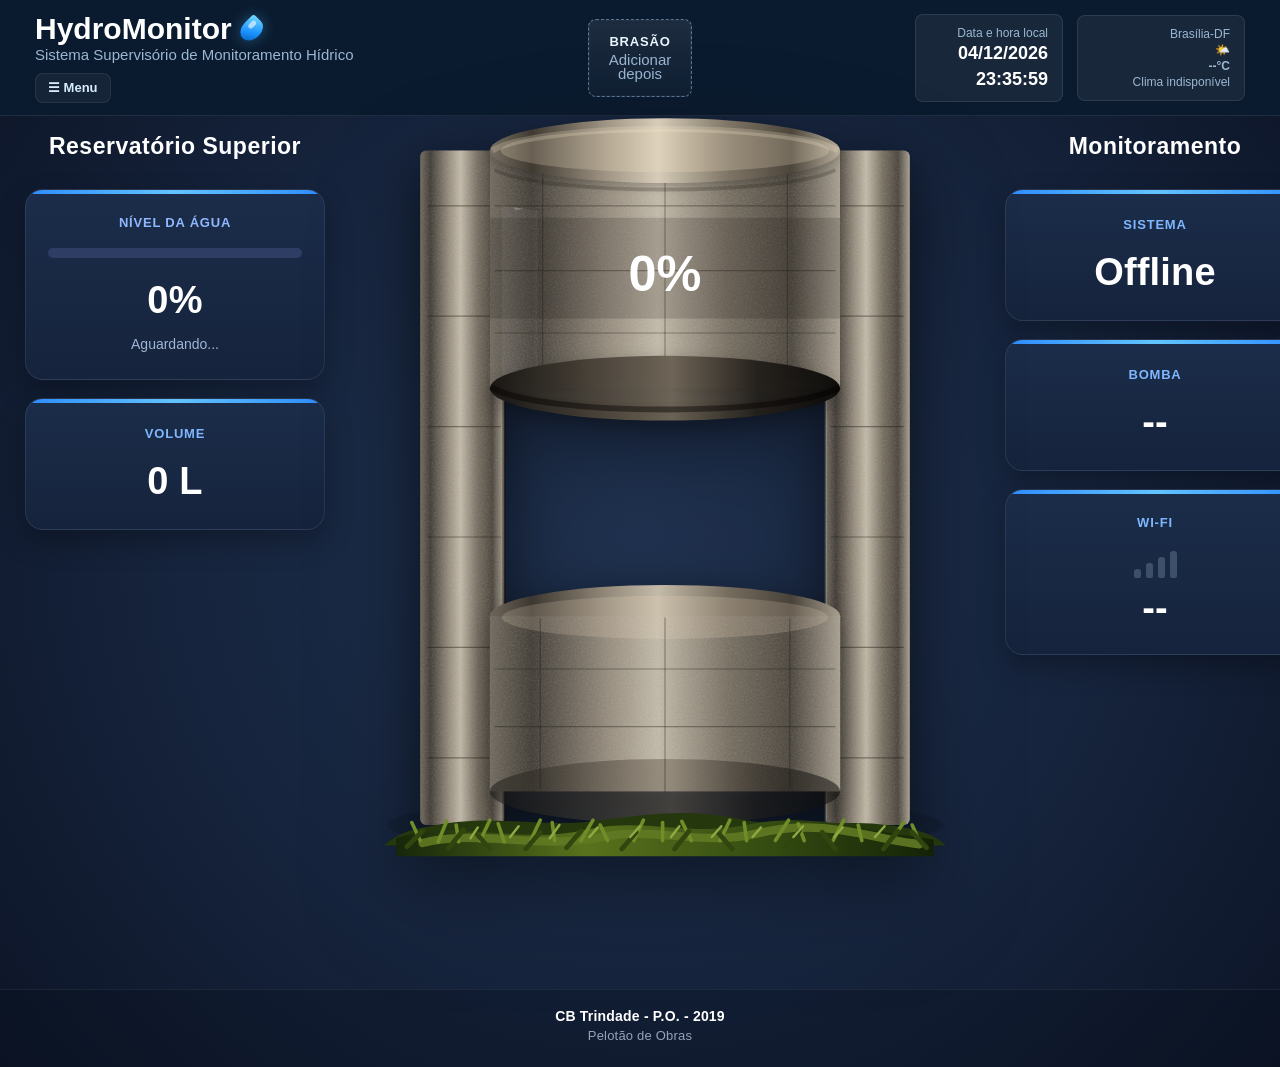
<file: painel/index.html>
﻿<!DOCTYPE html>
<html lang="pt-BR">
<head>
  <meta charset="UTF-8">
  <meta name="viewport" content="width=device-width, initial-scale=1.0">
  <title>HydroMonitor</title>
  <link rel="stylesheet" href="css/estilo.css">
</head>
<body>
<header class="topo">
  <div class="topo-esquerda">
    <div>
      <h1>HydroMonitor <span class="icone-agua" aria-hidden="true"></span></h1>
      <span>Sistema Supervisório de Monitoramento Hídrico</span>
      <details class="menu-secundario">
        <summary>☰ Menu</summary>
        <nav aria-label="Navegação secundária">
          <a class="ativo" href="index.html">Monitoramento</a>
          <a href="calibracao.html">Calibração</a>
          <a href="diagnostico.html">Diagnóstico</a>
          <a href="configuracoes.html">Configurações</a>
          <a href="historico.html">Histórico</a>
          <a href="sobre.html">Sobre</a>
        </nav>
      </details>
    </div>
  </div>
  <div class="topo-centro" aria-label="Espaço reservado para brasão">
    <div class="brasao-placeholder">
      <strong>BRASÃO</strong>
      <span>Adicionar depois</span>
    </div>
  </div>
  <div class="topo-direita">
    <div class="data-hora" aria-live="polite">
      <span>Data e hora local</span>
      <strong id="dataTexto">--/--/----</strong>
      <strong id="horaTexto">--:--:--</strong>
    </div>
    <div class="clima-card" aria-label="Clima em Brasília-DF">
      <span id="climaLocal">Brasília-DF</span>
      <strong><span id="climaEmoji" aria-hidden="true">☁️</span> <span id="climaTemperatura">--°C</span></strong>
      <small id="climaDescricao">Clima indisponível</small>
    </div>
  </div>
</header>

<main class="dashboard">
  <aside class="painel painel-esquerdo">
    <h2>Reservatório Superior</h2>
    <div class="card">
      <span class="card-titulo">NÍVEL DA ÁGUA</span>
      <div class="barra">
        <div id="barraNivel" class="barra-preenchimento"></div>
      </div>
      <span id="nivelTexto" class="valor-grande">0%</span>
      <p id="descricaoNivel" class="descricao-nivel">Aguardando...</p>
    </div>
    <div class="card">
      <h3>Volume</h3>
      <strong id="volumeTexto">0 L</strong>
    </div>
  </aside>

  <section class="painel-central">
    <svg id="torreSVG" viewBox="0 0 500 720" style="width:680px;max-width:100%;margin-top:-96px" role="img" aria-label="Torre de caixa d'água com nível do reservatório">
      <defs>
        <linearGradient id="concreto" x1="0" x2="1">
          <stop offset="0%" stop-color="#6f685c"/>
          <stop offset="12%" stop-color="#3f3a33"/>
          <stop offset="33%" stop-color="#928879"/>
          <stop offset="48%" stop-color="#c1b8a6"/>
          <stop offset="68%" stop-color="#766d5f"/>
          <stop offset="86%" stop-color="#4a443b"/>
          <stop offset="100%" stop-color="#a79e8e"/>
        </linearGradient>

        <linearGradient id="concretoEscuro" x1="0" x2="1">
          <stop offset="0%" stop-color="#1d1b18"/>
          <stop offset="30%" stop-color="#50493f"/>
          <stop offset="52%" stop-color="#756b5c"/>
          <stop offset="76%" stop-color="#2b2722"/>
          <stop offset="100%" stop-color="#11100e"/>
        </linearGradient>

        <linearGradient id="aguaGrad" x1="0" x2="1">
          <stop offset="0%" stop-color="#045d9d"/>
          <stop offset="42%" stop-color="#0b86dc"/>
          <stop offset="72%" stop-color="#0069b5"/>
          <stop offset="100%" stop-color="#053f78"/>
        </linearGradient>

        <linearGradient id="gramaGrad" x1="0" x2="1">
          <stop offset="0%" stop-color="#16260a"/>
          <stop offset="35%" stop-color="#58721c"/>
          <stop offset="70%" stop-color="#344b11"/>
          <stop offset="100%" stop-color="#132207"/>
        </linearGradient>

        <filter id="texturaConcreto" x="0%" y="0%" width="100%" height="100%">
          <feTurbulence type="fractalNoise" baseFrequency=".68" numOctaves="5" seed="17"/>
          <feColorMatrix type="saturate" values="0"/>
          <feComposite operator="in" in2="SourceAlpha"/>
          <feComponentTransfer>
            <feFuncA type="table" tableValues="0 .36"/>
          </feComponentTransfer>
        </filter>

        <clipPath id="clipAgua">
          <path d="M112 132 C152 146 348 146 388 132 L388 286 C348 302 152 302 112 286 Z"/>
        </clipPath>

        <clipPath id="clipReservatorioSuperior">
          <path d="M104 88 C104 64 396 64 396 88 L396 286 C396 310 104 310 104 286 Z"/>
        </clipPath>
      </defs>

      <ellipse cx="250" cy="650" rx="232" ry="24" fill="#05070a" opacity=".16"/>

      <g id="torreConcreto">
        <g id="colunas">
          <rect x="46" y="88" width="70" height="562" rx="5" fill="url(#concreto)"/>
          <rect x="384" y="88" width="70" height="562" rx="5" fill="url(#concreto)"/>
          <rect x="46" y="88" width="70" height="562" rx="5" filter="url(#texturaConcreto)" opacity=".52"/>
          <rect x="384" y="88" width="70" height="562" rx="5" filter="url(#texturaConcreto)" opacity=".52"/>
          <path d="M116 94 L116 648" stroke="#171411" stroke-opacity=".48" stroke-width="3"/>
          <path d="M384 94 L384 648" stroke="#f6e8cc" stroke-opacity=".18" stroke-width="2"/>
          <g stroke="#211d18" stroke-opacity=".42" stroke-width="1">
            <path d="M52 134 H113"/>
            <path d="M52 226 H113"/>
            <path d="M52 318 H113"/>
            <path d="M52 410 H113"/>
            <path d="M52 502 H113"/>
            <path d="M52 594 H113"/>
            <path d="M388 134 H449"/>
            <path d="M388 226 H449"/>
            <path d="M388 318 H449"/>
            <path d="M388 410 H449"/>
            <path d="M388 502 H449"/>
            <path d="M388 594 H449"/>
          </g>
        </g>

        <g id="reservatorioInferior">
          <ellipse cx="250" cy="476" rx="146" ry="26" fill="url(#concreto)"/>
          <rect x="104" y="476" width="292" height="146" fill="url(#concreto)"/>
          <rect x="104" y="476" width="292" height="146" filter="url(#texturaConcreto)" opacity=".55"/>
          <ellipse cx="250" cy="622" rx="146" ry="27" fill="url(#concretoEscuro)" opacity=".54"/>
          <ellipse cx="250" cy="477" rx="136" ry="18" fill="#f0dec1" opacity=".18"/>
          <g stroke="#201c17" stroke-opacity=".36" stroke-width="1">
            <path d="M108 520 H392"/>
            <path d="M108 568 H392"/>
            <path d="M146 478 V620"/>
            <path d="M250 477 V623"/>
            <path d="M354 478 V620"/>
          </g>
        </g>

        <g id="reservatorioSuperior" clip-path="url(#clipReservatorioSuperior)">
          <rect x="104" y="88" width="292" height="198" fill="url(#concreto)"/>
          <rect x="104" y="88" width="292" height="198" filter="url(#texturaConcreto)" opacity=".58"/>
          <rect x="104" y="144" width="292" height="84" fill="#15110e" opacity=".16"/>
          <g id="grupoAgua" clip-path="url(#clipAgua)">
            <rect id="agua" x="112" y="286" width="276" height="0" fill="url(#aguaGrad)"/>
            <path id="onda" d="M112 286 C135 278 158 294 181 286 S227 278 250 286 S296 294 319 286 S365 278 388 286 L388 308 L112 308 Z" fill="#b9efff" opacity=".78"/>
            <path id="reflexoAgua" d="M126 136 C150 130 174 130 198 137" fill="none" stroke="#fff" stroke-width="3" stroke-linecap="round" opacity=".2"/>
            <rect x="114" y="132" width="30" height="154" fill="#fff" opacity=".05"/>
          </g>
          <g stroke="#211c17" stroke-opacity=".34" stroke-width="1">
            <path d="M108 134 H392"/>
            <path d="M108 188 H392"/>
            <path d="M108 240 H392"/>
            <path d="M148 88 V286"/>
            <path d="M250 78 V290"/>
            <path d="M352 88 V286"/>
          </g>
        </g>

        <ellipse id="tampaSuperior" cx="250" cy="88" rx="146" ry="27" fill="url(#concreto)"/>
        <ellipse cx="250" cy="88" rx="137" ry="18" fill="#f3e2c4" opacity=".22"/>
        <path d="M106 88 C144 64 356 64 394 88" fill="none" stroke="#f7e8ca" stroke-width="5" opacity=".22"/>
        <path d="M108 104 C150 126 350 126 392 104" fill="none" stroke="#211b16" stroke-width="3" opacity=".22"/>
        <ellipse id="fundoSuperior" cx="250" cy="286" rx="146" ry="27" fill="url(#concretoEscuro)" opacity=".98"/>
        <path d="M105 285 C144 310 356 310 395 285" fill="none" stroke="#070605" stroke-width="5" opacity=".44"/>
      </g>

      <g id="acabamento">
        <text id="nivelTorreTexto" x="250" y="205" text-anchor="middle" fill="#ffffff" font-family="Segoe UI, Arial, sans-serif" font-size="42" font-weight="700">0%</text>
        <g id="gramado">
          <path d="M54 651 C106 640 142 652 188 647 C230 642 267 635 312 645 C360 655 404 642 454 653 C468 656 478 661 484 667 L16 667 C24 659 36 654 54 651 Z" fill="#25370d"/>
          <path d="M26 661 C78 645 129 667 184 654 C232 643 268 660 318 650 C376 638 424 657 474 662 L474 676 L26 676 Z" fill="url(#gramaGrad)"/>
          <path d="M48 665 C92 653 146 671 198 660 C239 651 283 668 327 657 C383 643 426 663 462 666" fill="none" stroke="#617923" stroke-width="7" stroke-linecap="round" opacity=".9"/>
          <g stroke-linecap="round">
            <path d="M46 663 L39 648 M61 664 L68 647 M78 664 L76 650 M96 663 L104 646 M116 664 L111 649 M138 663 L146 646 M158 663 L156 648 M180 663 L190 646 M202 663 L196 650 M224 663 L232 646 M248 663 L248 648 M272 663 L264 647 M296 663 L304 646 M318 663 L316 648 M342 663 L353 646 M366 663 L361 649 M390 663 L399 646 M414 663 L411 650 M438 663 L449 648 M462 664 L456 650" stroke="#6f8d29" stroke-width="3"/>
            <path d="M35 668 L48 655 M70 669 L82 654 M104 670 L92 656 M134 670 L146 656 M168 669 L180 655 M214 670 L226 656 M258 670 L270 655 M306 670 L294 656 M350 669 L362 655 M392 670 L381 656 M432 670 L444 655 M468 669 L456 656" stroke="#31460f" stroke-width="4"/>
            <path d="M88 661 L94 652 M121 660 L128 651 M154 661 L162 650 M187 660 L194 652 M221 660 L229 651 M255 660 L262 651 M289 660 L297 651 M323 660 L330 652 M357 660 L365 651 M391 660 L398 652 M425 660 L433 651" stroke="#91a944" stroke-width="2"/>
          </g>
        </g>
      </g>
    </svg>
  </section>

  <aside class="painel painel-direito">
    <h2>Monitoramento</h2>
    <div class="card">
      <h3>Sistema</h3>
      <strong id="statusTexto">---</strong>
    </div>
    <div class="card">
      <h3>Bomba</h3>
      <strong id="bombaTexto">Desligada</strong>
    </div>
    <div class="card">
      <h3>Wi-Fi</h3>
      <div id="wifiBarras" class="wifi-barras" aria-hidden="true">
        <span></span>
        <span></span>
        <span></span>
        <span></span>
      </div>
      <strong id="wifiTexto">0%</strong>
    </div>
  </aside>
</main>

<footer>
  <strong>CB Trindade - P.O. - 2019</strong>
  <span>Pelotão de Obras</span>
</footer>
<script src="js/app.js" defer></script>
<script src="js/interface.js" defer></script>
</body>
</html>
</file>
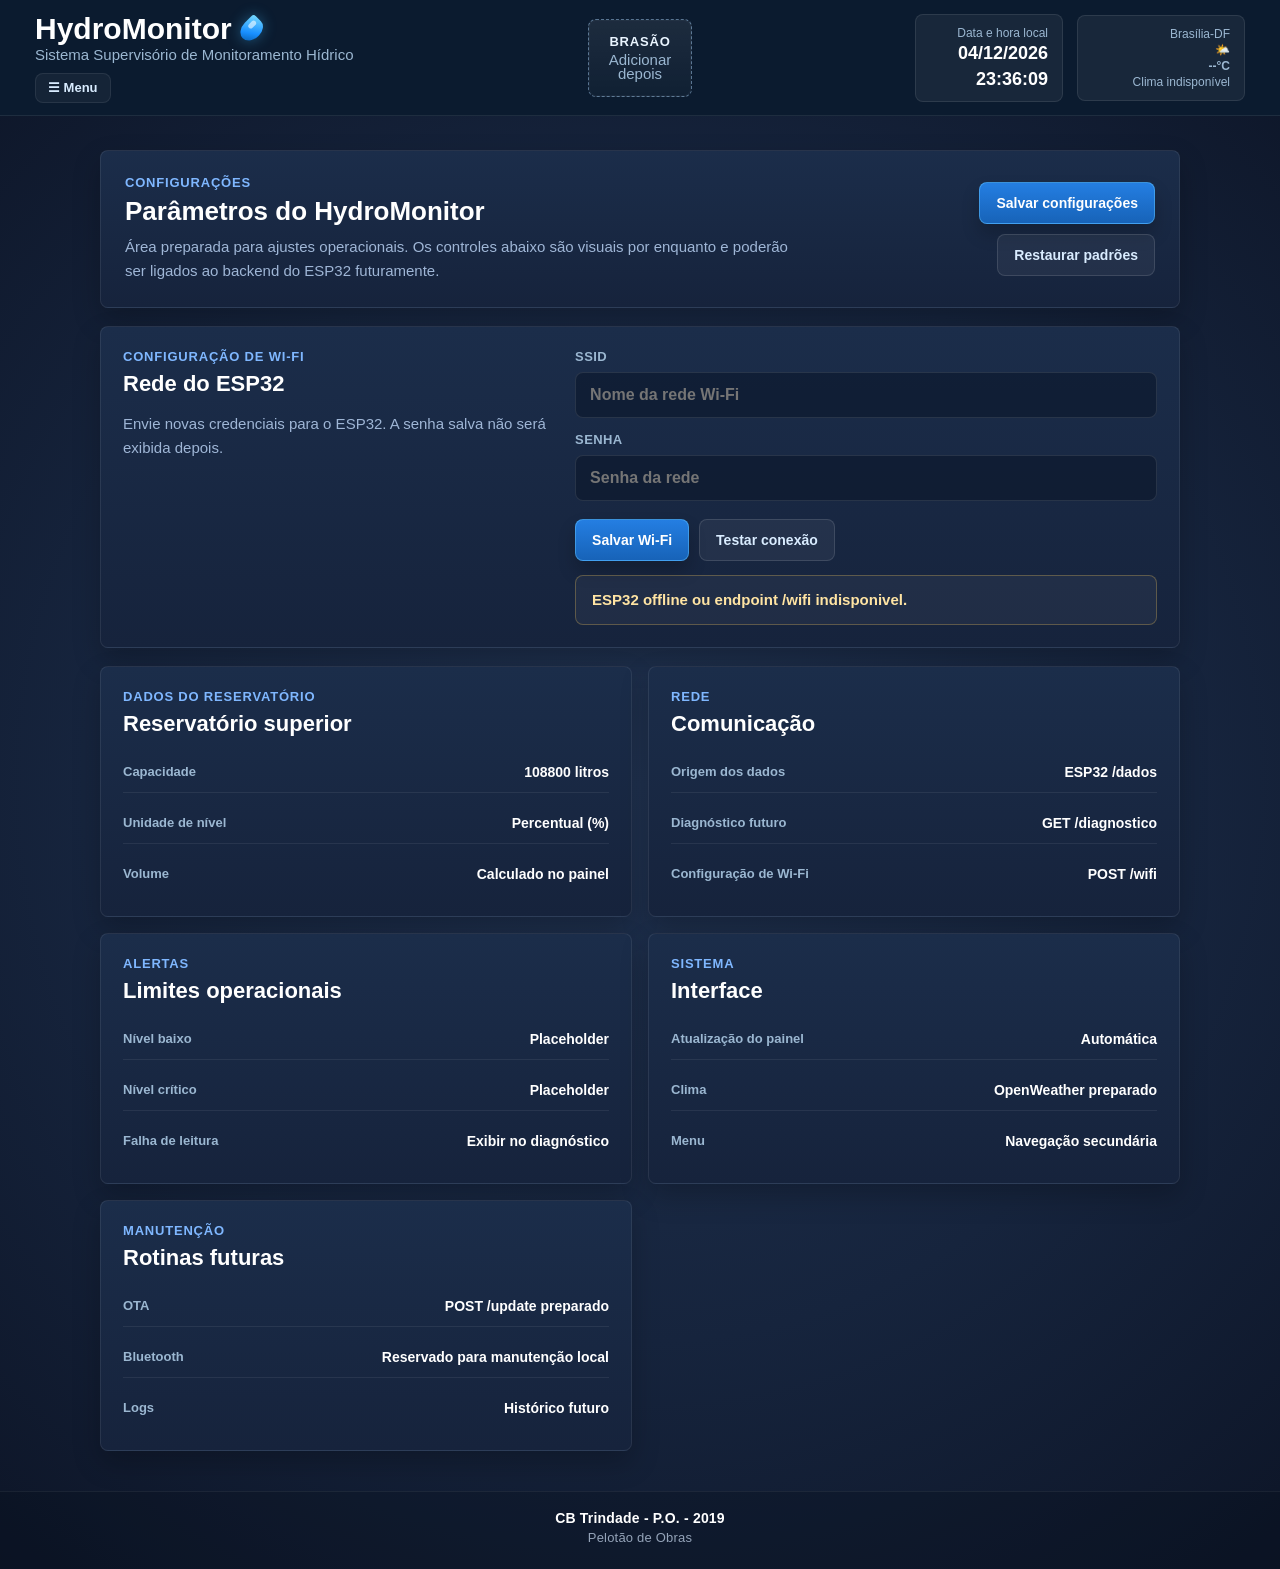
<file: painel/configuracoes.html>
<!DOCTYPE html>
<html lang="pt-BR">
<head>
  <meta charset="UTF-8">
  <meta name="viewport" content="width=device-width, initial-scale=1.0">
  <title>Configurações | HydroMonitor</title>
  <link rel="stylesheet" href="css/estilo.css">
</head>
<body>
<header class="topo">
  <div class="topo-esquerda">
    <div>
      <h1>HydroMonitor <span class="icone-agua" aria-hidden="true"></span></h1>
      <span>Sistema Supervisório de Monitoramento Hídrico</span>
      <details class="menu-secundario">
        <summary>☰ Menu</summary>
        <nav aria-label="Navegação secundária">
          <a href="index.html">Monitoramento</a>
          <a href="calibracao.html">Calibração</a>
          <a href="diagnostico.html">Diagnóstico</a>
          <a class="ativo" href="configuracoes.html">Configurações</a>
          <a href="historico.html">Histórico</a>
          <a href="sobre.html">Sobre</a>
        </nav>
      </details>
    </div>
  </div>
  <div class="topo-centro" aria-label="Espaço reservado para brasão">
    <div class="brasao-placeholder">
      <strong>BRASÃO</strong>
      <span>Adicionar depois</span>
    </div>
  </div>
  <div class="topo-direita">
    <div class="data-hora">
      <span>Data e hora local</span>
      <strong id="dataTexto">--/--/----</strong>
      <strong id="horaTexto">--:--:--</strong>
    </div>
    <div class="clima-card" aria-label="Clima em Brasília-DF">
      <span id="climaLocal">Brasília-DF</span>
      <strong><span id="climaEmoji" aria-hidden="true">☁️</span> <span id="climaTemperatura">--°C</span></strong>
      <small id="climaDescricao">Clima indisponível</small>
    </div>
  </div>
</header>

<main class="pagina-secundaria pagina-operacional">
  <section class="diagnostico-cabecalho">
    <div>
      <span class="secao-label">Configurações</span>
      <h2>Parâmetros do HydroMonitor</h2>
      <p>Área preparada para ajustes operacionais. Os controles abaixo são visuais por enquanto e poderão ser ligados ao backend do ESP32 futuramente.</p>
    </div>
    <div class="acoes-pagina">
      <button class="botao-primario" type="button">Salvar configurações</button>
      <button class="botao-secundario" type="button">Restaurar padrões</button>
    </div>
  </section>

  <section class="secao-operacional wifi-configuracao">
    <div>
      <span class="secao-label">Configuração de Wi-Fi</span>
      <h2>Rede do ESP32</h2>
      <p>Envie novas credenciais para o ESP32. A senha salva não será exibida depois.</p>
    </div>
    <form id="formWifi" class="wifi-form">
      <label>
        <span>SSID</span>
        <input id="wifiSsid" name="ssid" type="text" autocomplete="off" placeholder="Nome da rede Wi-Fi">
      </label>
      <label>
        <span>Senha</span>
        <input id="wifiSenha" name="senha" type="password" autocomplete="new-password" placeholder="Senha da rede">
      </label>
      <div class="acoes-calibracao">
        <button id="btnSalvarWifi" class="botao-primario" type="submit">Salvar Wi-Fi</button>
        <button id="btnTestarWifi" class="botao-secundario" type="button">Testar conexão</button>
      </div>
      <p id="wifiMensagem" class="mensagem-calibracao" role="status">Consultando status do Wi-Fi no ESP32...</p>
    </form>
  </section>

  <section class="grade-configuracoes">
    <article class="secao-operacional">
      <span class="secao-label">Dados do reservatório</span>
      <h2>Reservatório superior</h2>
      <dl class="lista-dados">
        <div><dt>Capacidade</dt><dd>108800 litros</dd></div>
        <div><dt>Unidade de nível</dt><dd>Percentual (%)</dd></div>
        <div><dt>Volume</dt><dd>Calculado no painel</dd></div>
      </dl>
    </article>

    <article class="secao-operacional">
      <span class="secao-label">Rede</span>
      <h2>Comunicação</h2>
      <dl class="lista-dados">
        <div><dt>Origem dos dados</dt><dd>ESP32 /dados</dd></div>
        <div><dt>Diagnóstico futuro</dt><dd>GET /diagnostico</dd></div>
        <div><dt>Configuração de Wi-Fi</dt><dd>POST /wifi</dd></div>
      </dl>
    </article>

    <article class="secao-operacional">
      <span class="secao-label">Alertas</span>
      <h2>Limites operacionais</h2>
      <dl class="lista-dados">
        <div><dt>Nível baixo</dt><dd>Placeholder</dd></div>
        <div><dt>Nível crítico</dt><dd>Placeholder</dd></div>
        <div><dt>Falha de leitura</dt><dd>Exibir no diagnóstico</dd></div>
      </dl>
    </article>

    <article class="secao-operacional">
      <span class="secao-label">Sistema</span>
      <h2>Interface</h2>
      <dl class="lista-dados">
        <div><dt>Atualização do painel</dt><dd>Automática</dd></div>
        <div><dt>Clima</dt><dd>OpenWeather preparado</dd></div>
        <div><dt>Menu</dt><dd>Navegação secundária</dd></div>
      </dl>
    </article>

    <article class="secao-operacional">
      <span class="secao-label">Manutenção</span>
      <h2>Rotinas futuras</h2>
      <dl class="lista-dados">
        <div><dt>OTA</dt><dd>POST /update preparado</dd></div>
        <div><dt>Bluetooth</dt><dd>Reservado para manutenção local</dd></div>
        <div><dt>Logs</dt><dd>Histórico futuro</dd></div>
      </dl>
    </article>
  </section>
</main>

<footer>
  <strong>CB Trindade - P.O. - 2019</strong>
  <span>Pelotão de Obras</span>
</footer>
<script src="js/interface.js" defer></script>
<script src="js/configuracoes.js" defer></script>
</body>
</html>
</file>
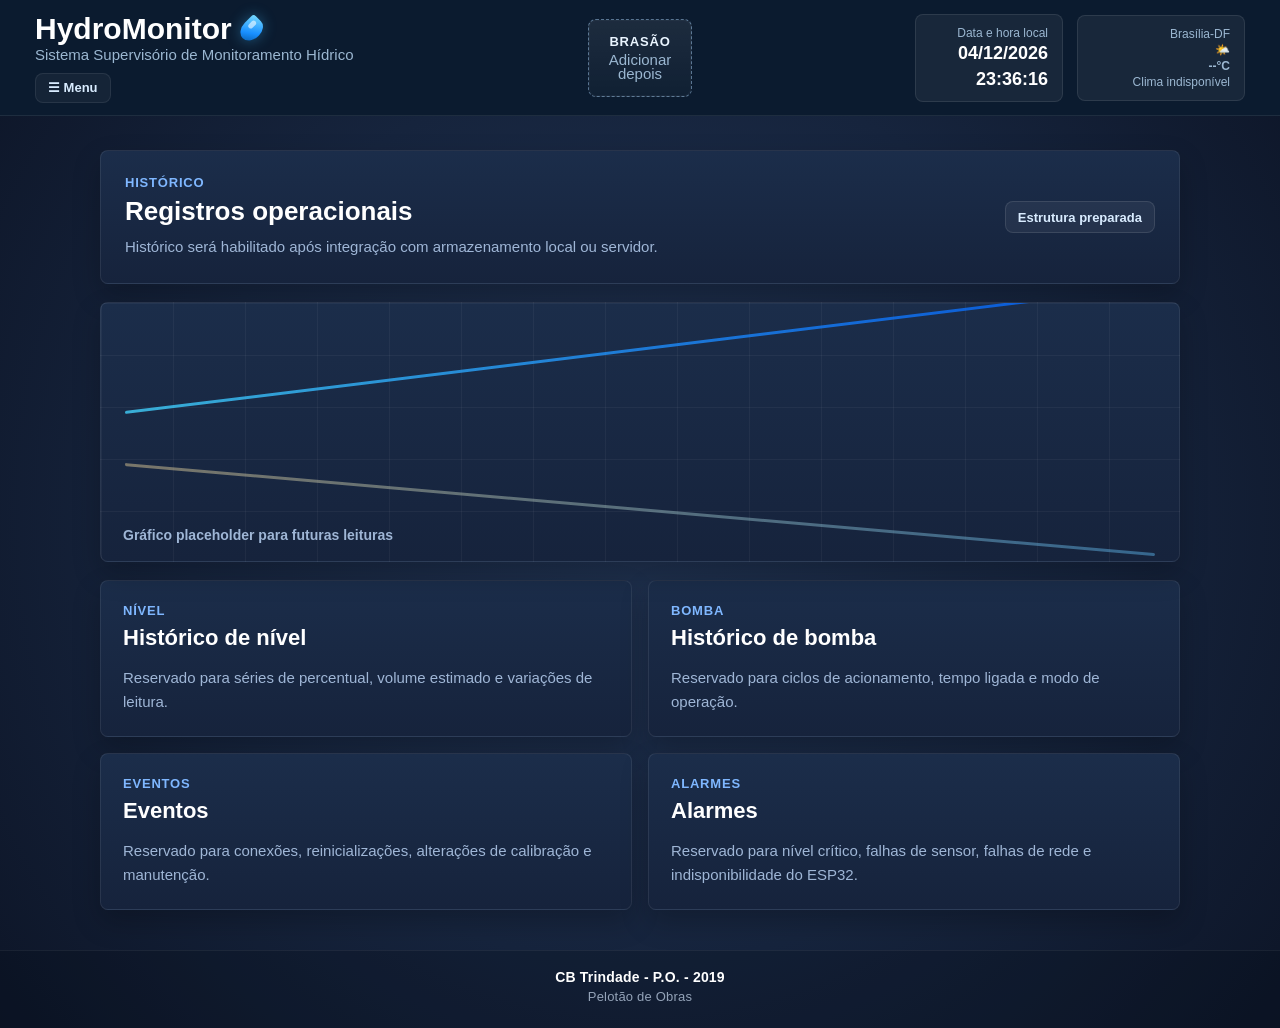
<file: painel/historico.html>
<!DOCTYPE html>
<html lang="pt-BR">
<head>
  <meta charset="UTF-8">
  <meta name="viewport" content="width=device-width, initial-scale=1.0">
  <title>Histórico | HydroMonitor</title>
  <link rel="stylesheet" href="css/estilo.css">
</head>
<body>
<header class="topo">
  <div class="topo-esquerda">
    <div>
      <h1>HydroMonitor <span class="icone-agua" aria-hidden="true"></span></h1>
      <span>Sistema Supervisório de Monitoramento Hídrico</span>
      <details class="menu-secundario">
        <summary>☰ Menu</summary>
        <nav aria-label="Navegação secundária">
          <a href="index.html">Monitoramento</a>
          <a href="calibracao.html">Calibração</a>
          <a href="diagnostico.html">Diagnóstico</a>
          <a href="configuracoes.html">Configurações</a>
          <a class="ativo" href="historico.html">Histórico</a>
          <a href="sobre.html">Sobre</a>
        </nav>
      </details>
    </div>
  </div>
  <div class="topo-centro" aria-label="Espaço reservado para brasão">
    <div class="brasao-placeholder">
      <strong>BRASÃO</strong>
      <span>Adicionar depois</span>
    </div>
  </div>
  <div class="topo-direita">
    <div class="data-hora">
      <span>Data e hora local</span>
      <strong id="dataTexto">--/--/----</strong>
      <strong id="horaTexto">--:--:--</strong>
    </div>
    <div class="clima-card" aria-label="Clima em Brasília-DF">
      <span id="climaLocal">Brasília-DF</span>
      <strong><span id="climaEmoji" aria-hidden="true">☁️</span> <span id="climaTemperatura">--°C</span></strong>
      <small id="climaDescricao">Clima indisponível</small>
    </div>
  </div>
</header>

<main class="pagina-secundaria pagina-operacional">
  <section class="diagnostico-cabecalho">
    <div>
      <span class="secao-label">Histórico</span>
      <h2>Registros operacionais</h2>
      <p>Histórico será habilitado após integração com armazenamento local ou servidor.</p>
    </div>
    <span class="status-fonte">Estrutura preparada</span>
  </section>

  <section class="grafico-placeholder" aria-label="Gráfico placeholder para futuras leituras">
    <div class="linha-grafico linha-a"></div>
    <div class="linha-grafico linha-b"></div>
    <span>Gráfico placeholder para futuras leituras</span>
  </section>

  <section class="grade-configuracoes">
    <article class="secao-operacional">
      <span class="secao-label">Nível</span>
      <h2>Histórico de nível</h2>
      <p>Reservado para séries de percentual, volume estimado e variações de leitura.</p>
    </article>
    <article class="secao-operacional">
      <span class="secao-label">Bomba</span>
      <h2>Histórico de bomba</h2>
      <p>Reservado para ciclos de acionamento, tempo ligada e modo de operação.</p>
    </article>
    <article class="secao-operacional">
      <span class="secao-label">Eventos</span>
      <h2>Eventos</h2>
      <p>Reservado para conexões, reinicializações, alterações de calibração e manutenção.</p>
    </article>
    <article class="secao-operacional">
      <span class="secao-label">Alarmes</span>
      <h2>Alarmes</h2>
      <p>Reservado para nível crítico, falhas de sensor, falhas de rede e indisponibilidade do ESP32.</p>
    </article>
  </section>
</main>

<footer>
  <strong>CB Trindade - P.O. - 2019</strong>
  <span>Pelotão de Obras</span>
</footer>
<script src="js/interface.js" defer></script>
</body>
</html>
</file>
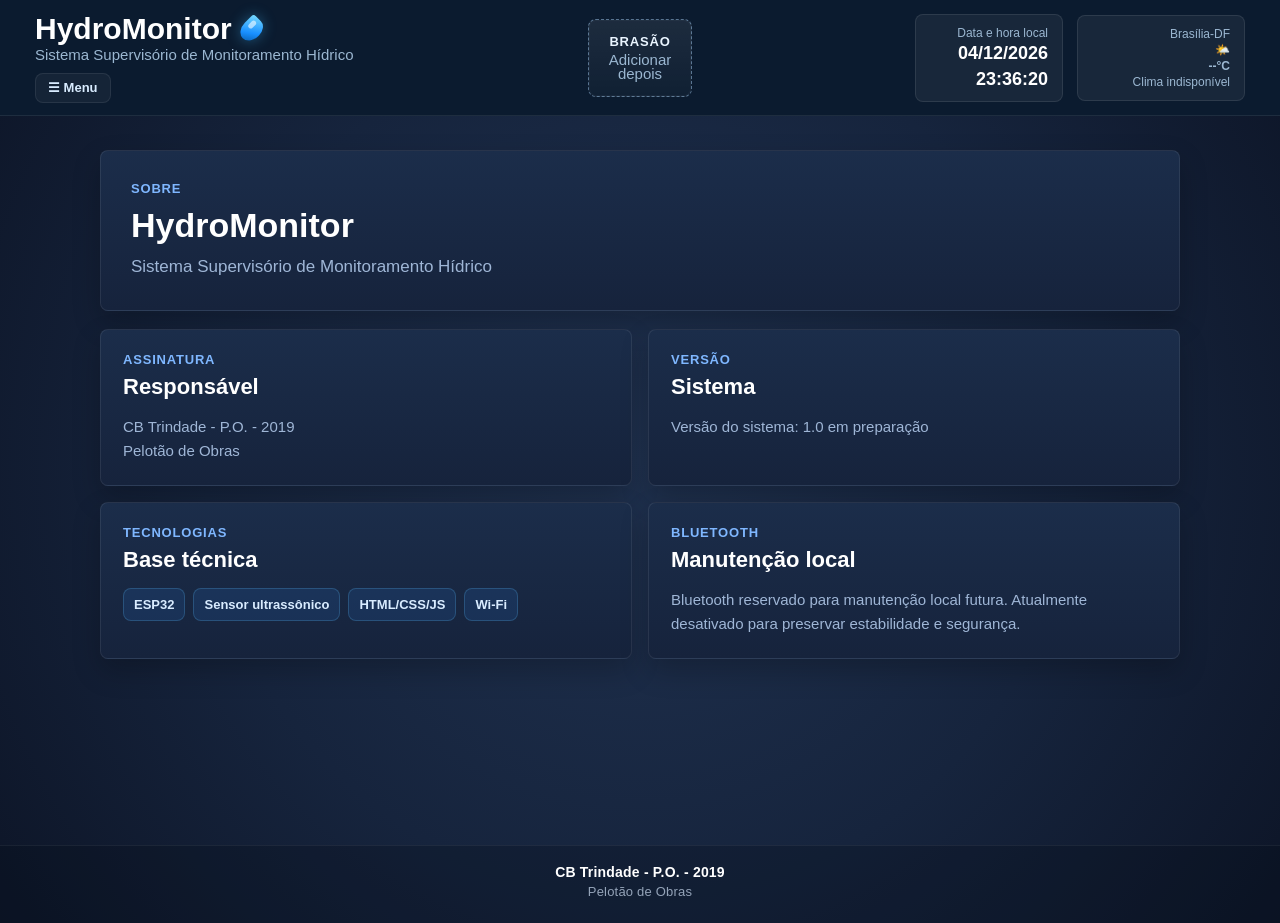
<file: painel/sobre.html>
<!DOCTYPE html>
<html lang="pt-BR">
<head>
  <meta charset="UTF-8">
  <meta name="viewport" content="width=device-width, initial-scale=1.0">
  <title>Sobre | HydroMonitor</title>
  <link rel="stylesheet" href="css/estilo.css">
</head>
<body>
<header class="topo">
  <div class="topo-esquerda">
    <div>
      <h1>HydroMonitor <span class="icone-agua" aria-hidden="true"></span></h1>
      <span>Sistema Supervisório de Monitoramento Hídrico</span>
      <details class="menu-secundario">
        <summary>☰ Menu</summary>
        <nav aria-label="Navegação secundária">
          <a href="index.html">Monitoramento</a>
          <a href="calibracao.html">Calibração</a>
          <a href="diagnostico.html">Diagnóstico</a>
          <a href="configuracoes.html">Configurações</a>
          <a href="historico.html">Histórico</a>
          <a class="ativo" href="sobre.html">Sobre</a>
        </nav>
      </details>
    </div>
  </div>
  <div class="topo-centro" aria-label="Espaço reservado para brasão">
    <div class="brasao-placeholder">
      <strong>BRASÃO</strong>
      <span>Adicionar depois</span>
    </div>
  </div>
  <div class="topo-direita">
    <div class="data-hora">
      <span>Data e hora local</span>
      <strong id="dataTexto">--/--/----</strong>
      <strong id="horaTexto">--:--:--</strong>
    </div>
    <div class="clima-card" aria-label="Clima em Brasília-DF">
      <span id="climaLocal">Brasília-DF</span>
      <strong><span id="climaEmoji" aria-hidden="true">☁️</span> <span id="climaTemperatura">--°C</span></strong>
      <small id="climaDescricao">Clima indisponível</small>
    </div>
  </div>
</header>

<main class="pagina-secundaria pagina-operacional">
  <section class="sobre-hero">
    <span class="secao-label">Sobre</span>
    <h2>HydroMonitor</h2>
    <p>Sistema Supervisório de Monitoramento Hídrico</p>
  </section>

  <section class="grade-configuracoes">
    <article class="secao-operacional">
      <span class="secao-label">Assinatura</span>
      <h2>Responsável</h2>
      <p>CB Trindade - P.O. - 2019</p>
      <p>Pelotão de Obras</p>
    </article>
    <article class="secao-operacional">
      <span class="secao-label">Versão</span>
      <h2>Sistema</h2>
      <p>Versão do sistema: 1.0 em preparação</p>
    </article>
    <article class="secao-operacional">
      <span class="secao-label">Tecnologias</span>
      <h2>Base técnica</h2>
      <ul class="lista-tecnologias">
        <li>ESP32</li>
        <li>Sensor ultrassônico</li>
        <li>HTML/CSS/JS</li>
        <li>Wi-Fi</li>
      </ul>
    </article>
    <article class="secao-operacional">
      <span class="secao-label">Bluetooth</span>
      <h2>Manutenção local</h2>
      <p>Bluetooth reservado para manutenção local futura. Atualmente desativado para preservar estabilidade e segurança.</p>
    </article>
  </section>
</main>

<footer>
  <strong>CB Trindade - P.O. - 2019</strong>
  <span>Pelotão de Obras</span>
</footer>
<script src="js/interface.js" defer></script>
</body>
</html>
</file>
<file: painel/css/estilo.css>
@import url("variaveis.css");
@import url("componentes.css");
@import url("torre.css");

* {
  margin: 0;
  padding: 0;
  box-sizing: border-box;
}

body {
  min-height: 100vh;
  background:
    radial-gradient(
      circle at center,
      #203250 0%,
      #16243d 55%,
      #0d1527 100%
    );
  color: var(--cor-texto);
  font-family: "Segoe UI", Arial, sans-serif;
  overflow-x: hidden;
}

.topo {
  min-height: 104px;
  display: grid;
  grid-template-columns: minmax(280px,1fr) auto minmax(280px,1fr);
  align-items: center;
  gap: 24px;
  padding: 12px 35px;
  background: #0b1b2f;
  border-bottom: 1px solid rgba(255,255,255,.08);
}

.topo-esquerda {
  display: flex;
  align-items: center;
  gap: 18px;
}

.topo-esquerda > div {
  display: flex;
  flex-direction: column;
  align-items: flex-start;
}

.topo-centro {
  display: flex;
  justify-content: center;
  align-items: center;
}

.brasao-placeholder {
  width: 104px;
  height: 78px;
  display: flex;
  flex-direction: column;
  justify-content: center;
  align-items: center;
  gap: 4px;
  flex: 0 0 auto;
  border: 1px dashed rgba(156,195,232,.52);
  border-radius: 8px;
  background:
    linear-gradient(180deg,rgba(255,255,255,.075),rgba(255,255,255,.025));
  box-shadow: inset 0 0 0 1px rgba(255,255,255,.03);
  color: #eaf5ff;
  text-align: center;
}

.brasao-placeholder strong {
  font-size: 13px;
  letter-spacing: .8px;
}

.brasao-placeholder span {
  color: #9bb7d1;
  font-size: 11px;
  line-height: 14px;
}

.topo h1 {
  margin: 0;
  display: flex;
  align-items: center;
  gap: 10px;
  color: #fff;
  font-size: 30px;
}

.topo span {
  color: #9bb7d1;
  font-size: 15px;
}

.menu-secundario {
  position: relative;
  display: inline-block;
  margin-top: 10px;
}

.menu-secundario summary {
  display: inline-flex;
  align-items: center;
  min-height: 30px;
  padding: 6px 12px;
  border: 1px solid rgba(255,255,255,.08);
  border-radius: 8px;
  background: rgba(255,255,255,.045);
  color: #d9ecff;
  cursor: pointer;
  font-size: 13px;
  font-weight: 600;
  line-height: 16px;
  list-style: none;
  user-select: none;
  transition:
    background .2s ease,
    border-color .2s ease,
    color .2s ease;
}

.menu-secundario summary::-webkit-details-marker {
  display: none;
}

.menu-secundario summary:hover,
.menu-secundario summary:focus-visible {
  border-color: rgba(98,196,255,.38);
  background: rgba(45,140,255,.16);
  color: #fff;
  outline: none;
}

.menu-secundario[open] summary {
  border-color: rgba(98,196,255,.42);
  background: rgba(45,140,255,.24);
  color: #fff;
}

.menu-secundario nav {
  position: absolute;
  z-index: 20;
  top: calc(100% + 8px);
  left: 0;
  width: 220px;
  display: grid;
  gap: 6px;
  padding: 10px;
  border: 1px solid rgba(255,255,255,.1);
  border-radius: 8px;
  background: rgba(11,27,47,.98);
  box-shadow: 0 18px 34px rgba(0,0,0,.36);
}

.menu-secundario a {
  display: flex;
  align-items: center;
  min-height: 34px;
  padding: 8px 10px;
  border: 1px solid rgba(255,255,255,.07);
  border-radius: 8px;
  background: rgba(255,255,255,.035);
  color: #d9ecff;
  font-size: 13px;
  font-weight: 600;
  line-height: 16px;
  text-decoration: none;
  transition:
    background .2s ease,
    border-color .2s ease,
    color .2s ease;
}

.menu-secundario a:hover,
.menu-secundario a:focus-visible {
  border-color: rgba(98,196,255,.38);
  background: rgba(45,140,255,.16);
  color: #fff;
  outline: none;
}

.menu-secundario a.ativo {
  border-color: rgba(98,196,255,.42);
  background: rgba(45,140,255,.24);
  color: #fff;
}

.icone-agua {
  position: relative;
  width: 19px;
  height: 25px;
  display: inline-block;
  border-radius: 55% 55% 60% 60%;
  border-top-left-radius: 4px;
  background: linear-gradient(145deg,#78dcff,#188fff 62%,#0759a6);
  box-shadow: 0 0 14px rgba(66,190,255,.38);
  transform: rotate(45deg);
  transform-origin: center;
}

.icone-agua::after {
  content: "";
  position: absolute;
  width: 5px;
  height: 9px;
  top: 4px;
  left: 4px;
  border-radius: 999px;
  background: rgba(255,255,255,.58);
}

.topo-direita {
  display: flex;
  align-items: center;
  justify-content: flex-end;
  gap: 14px;
  flex-wrap: wrap;
}

.data-hora,
.clima-card {
  min-width: 168px;
  padding: 10px 14px;
  border: 1px solid rgba(255,255,255,.09);
  border-radius: 8px;
  background: rgba(255,255,255,.055);
  text-align: right;
}

.data-hora {
  min-width: 148px;
}

.data-hora span,
.clima-card span,
.clima-card small {
  display: block;
  color: #9bb7d1;
  font-size: 12px;
  line-height: 16px;
}

.data-hora strong,
.clima-card strong {
  display: block;
  color: #fff;
  font-size: 18px;
  line-height: 24px;
}

.data-hora strong + strong {
  margin-top: 2px;
}

.dashboard {
  display: grid;
  grid-template-columns: 300px minmax(600px,1fr) 300px;
  align-items: center;
  gap: 40px;
  min-height: auto;
  padding: 15px 25px 40px;
}

.pagina-secundaria {
  width: min(1080px, calc(100% - 48px));
  min-height: calc(100vh - 245px);
  margin: 34px auto 20px;
}

.conteudo-placeholder {
  padding: 28px;
  border: 1px solid rgba(255,255,255,.08);
  border-radius: 8px;
  background: linear-gradient(180deg,#1b2d4a,#16233c);
  box-shadow: 0 12px 28px rgba(0,0,0,.22);
}

.conteudo-placeholder h2 {
  margin-bottom: 10px;
  color: #fff;
  font-size: 26px;
  font-weight: 600;
}

.conteudo-placeholder p {
  max-width: 680px;
  color: #9fb6d6;
  font-size: 15px;
  line-height: 24px;
}

.pagina-operacional {
  display: flex;
  flex-direction: column;
  gap: 18px;
}

.acoes-pagina {
  display: flex;
  gap: 10px;
  flex-wrap: wrap;
  justify-content: flex-end;
}

.grade-configuracoes {
  display: grid;
  grid-template-columns: repeat(2,minmax(0,1fr));
  gap: 16px;
}

.secao-operacional {
  padding: 22px;
  border: 1px solid rgba(255,255,255,.08);
  border-radius: 8px;
  background: linear-gradient(180deg,#1b2d4a,#16233c);
  box-shadow: 0 12px 28px rgba(0,0,0,.22);
}

.secao-operacional h2 {
  margin: 6px 0 14px;
  color: #fff;
  font-size: 22px;
  font-weight: 600;
  line-height: 28px;
}

.secao-operacional p {
  color: #9fb6d6;
  font-size: 15px;
  line-height: 24px;
}

.wifi-configuracao {
  display: grid;
  grid-template-columns: minmax(0,.85fr) minmax(360px,1.15fr);
  gap: 22px;
  align-items: start;
}

.wifi-form {
  display: grid;
  gap: 14px;
}

.wifi-form label {
  display: grid;
  gap: 8px;
  color: #9bb7d1;
  font-size: 13px;
  font-weight: 700;
  letter-spacing: .4px;
  text-transform: uppercase;
}

.wifi-form input {
  width: 100%;
  min-height: 46px;
  padding: 0 14px;
  border: 1px solid rgba(255,255,255,.1);
  border-radius: 8px;
  background: rgba(10,22,39,.54);
  color: #fff;
  font: inherit;
  font-size: 16px;
  font-weight: 600;
  outline: none;
}

.wifi-form input:focus {
  border-color: rgba(98,196,255,.42);
  box-shadow: 0 0 0 3px rgba(45,140,255,.14);
}

.wifi-form .mensagem-calibracao {
  margin-top: 0;
}

.lista-dados {
  display: grid;
  gap: 10px;
}

.lista-dados div {
  display: flex;
  justify-content: space-between;
  gap: 14px;
  padding: 12px 0;
  border-bottom: 1px solid rgba(255,255,255,.07);
}

.lista-dados div:last-child {
  border-bottom: 0;
}

.lista-dados dt {
  color: #9bb7d1;
  font-size: 13px;
  font-weight: 700;
}

.lista-dados dd {
  color: #fff;
  font-size: 14px;
  font-weight: 700;
  text-align: right;
}

.grafico-placeholder {
  position: relative;
  min-height: 260px;
  overflow: hidden;
  border: 1px solid rgba(255,255,255,.08);
  border-radius: 8px;
  background:
    linear-gradient(rgba(255,255,255,.045) 1px, transparent 1px),
    linear-gradient(90deg, rgba(255,255,255,.045) 1px, transparent 1px),
    linear-gradient(180deg,#1b2d4a,#16233c);
  background-size: 100% 52px, 72px 100%, auto;
  box-shadow: 0 12px 28px rgba(0,0,0,.22);
}

.grafico-placeholder span {
  position: absolute;
  left: 22px;
  bottom: 18px;
  color: #9fb6d6;
  font-size: 14px;
  font-weight: 700;
}

.linha-grafico {
  position: absolute;
  left: 24px;
  right: 24px;
  height: 3px;
  border-radius: 999px;
  background: linear-gradient(90deg,#42d4ff,#1e90ff,#005eff);
  transform-origin: left center;
  opacity: .78;
}

.linha-grafico.linha-a {
  top: 42%;
  transform: skewY(-7deg);
}

.linha-grafico.linha-b {
  top: 62%;
  background: linear-gradient(90deg,#ffe4a3,#62c4ff);
  transform: skewY(5deg);
  opacity: .42;
}

.sobre-hero {
  padding: 30px;
  border: 1px solid rgba(255,255,255,.08);
  border-radius: 8px;
  background: linear-gradient(180deg,#1b2d4a,#16233c);
  box-shadow: 0 12px 28px rgba(0,0,0,.22);
}

.sobre-hero h2 {
  margin: 8px 0;
  color: #fff;
  font-size: 34px;
  line-height: 42px;
}

.sobre-hero p {
  color: #9fb6d6;
  font-size: 17px;
  line-height: 26px;
}

.lista-tecnologias {
  display: flex;
  flex-wrap: wrap;
  gap: 8px;
  list-style: none;
}

.lista-tecnologias li {
  padding: 8px 10px;
  border: 1px solid rgba(98,196,255,.22);
  border-radius: 8px;
  background: rgba(45,140,255,.12);
  color: #d9ecff;
  font-size: 13px;
  font-weight: 700;
}

.diagnostico-page {
  display: flex;
  flex-direction: column;
  gap: 18px;
}

.manutencao-page {
  width: min(1240px, calc(100% - 48px));
}

.diagnostico-cabecalho,
.diagnostico-ota {
  display: flex;
  justify-content: space-between;
  align-items: center;
  gap: 20px;
  padding: 24px;
  border: 1px solid rgba(255,255,255,.08);
  border-radius: 8px;
  background: linear-gradient(180deg,#1b2d4a,#16233c);
  box-shadow: 0 12px 28px rgba(0,0,0,.22);
}

.diagnostico-cabecalho h2,
.diagnostico-ota h2 {
  margin: 6px 0 8px;
  color: #fff;
  font-size: 26px;
  font-weight: 600;
}

.diagnostico-cabecalho p,
.diagnostico-ota p {
  max-width: 720px;
  color: #9fb6d6;
  font-size: 15px;
  line-height: 24px;
}

.diagnostico-cabecalho p strong {
  color: #d9ecff;
  font-size: inherit;
}

.diagnostico-secao {
  display: grid;
  gap: 14px;
  padding: 22px;
  border: 1px solid rgba(255,255,255,.08);
  border-radius: 8px;
  background: linear-gradient(180deg,#1b2d4a,#16233c);
  box-shadow: 0 12px 28px rgba(0,0,0,.22);
}

.diagnostico-secao-titulo h2 {
  margin: 6px 0 0;
  color: #fff;
  font-size: 22px;
  font-weight: 600;
  line-height: 28px;
}

.secao-label {
  display: block;
  color: #7fb7ff;
  font-size: 13px;
  font-weight: 700;
  letter-spacing: .8px;
  text-transform: uppercase;
}

.botao-primario {
  min-height: 42px;
  padding: 10px 16px;
  border: 1px solid rgba(98,196,255,.48);
  border-radius: 8px;
  background: linear-gradient(180deg,#247ee2,#1763b8);
  color: #fff;
  cursor: pointer;
  font: inherit;
  font-size: 14px;
  font-weight: 700;
  white-space: nowrap;
  box-shadow: 0 10px 18px rgba(0,0,0,.2);
}

.botao-primario:hover,
.botao-primario:focus-visible {
  border-color: rgba(159,220,255,.72);
  background: linear-gradient(180deg,#2d8cff,#1d71cf);
  outline: none;
}

.botao-primario:disabled {
  cursor: wait;
  opacity: .72;
}

.diagnostico-grid {
  display: grid;
  grid-template-columns: repeat(3,minmax(0,1fr));
  gap: 14px;
}

.manutencao-grid {
  grid-template-columns: repeat(4,minmax(0,1fr));
}

.diagnostico-card {
  min-height: 118px;
  padding: 20px;
  border: 1px solid rgba(255,255,255,.08);
  border-radius: 8px;
  background: rgba(20,35,60,.82);
  box-shadow: 0 10px 22px rgba(0,0,0,.2);
}

.diagnostico-card.destaque {
  border-color: rgba(98,196,255,.34);
  background: linear-gradient(180deg,rgba(45,140,255,.22),rgba(20,35,60,.9));
}

.diagnostico-card span {
  display: block;
  margin-bottom: 10px;
  color: #9bb7d1;
  font-size: 13px;
  font-weight: 700;
  letter-spacing: .4px;
  text-transform: uppercase;
}

.diagnostico-card strong {
  display: block;
  color: #fff;
  font-size: 25px;
  font-weight: 700;
  line-height: 31px;
  overflow-wrap: anywhere;
}

.status-fonte {
  display: inline-flex;
  align-items: center;
  min-height: 32px;
  padding: 7px 12px;
  border: 1px solid rgba(255,255,255,.1);
  border-radius: 8px;
  background: rgba(255,255,255,.055);
  color: #d9ecff;
  font-size: 13px;
  font-weight: 700;
  white-space: nowrap;
}

.bluetooth-manutencao {
  display: flex;
  justify-content: space-between;
  align-items: center;
  gap: 20px;
  padding: 24px;
  border: 1px solid rgba(255,255,255,.08);
  border-radius: 8px;
  background: linear-gradient(180deg,#1b2d4a,#16233c);
  box-shadow: 0 12px 28px rgba(0,0,0,.22);
}

.bluetooth-manutencao h2 {
  margin: 6px 0 8px;
  color: #fff;
  font-size: 24px;
  font-weight: 600;
}

.bluetooth-manutencao p {
  color: #9fb6d6;
  font-size: 15px;
  line-height: 24px;
}

.bluetooth-status {
  display: flex;
  align-items: center;
  gap: 12px;
  flex-wrap: wrap;
  justify-content: flex-end;
}

.bluetooth-status strong {
  min-height: 36px;
  display: inline-flex;
  align-items: center;
  padding: 8px 12px;
  border: 1px solid rgba(255,255,255,.1);
  border-radius: 8px;
  background: rgba(255,255,255,.055);
  color: #d9ecff;
  font-size: 14px;
}

.firmware-update {
  display: grid;
  grid-template-columns: minmax(0,.9fr) minmax(360px,1.1fr) auto;
  align-items: start;
  gap: 20px;
  padding: 24px;
  border: 1px solid rgba(255,255,255,.08);
  border-radius: 8px;
  background: linear-gradient(180deg,#1b2d4a,#16233c);
  box-shadow: 0 12px 28px rgba(0,0,0,.22);
}

.firmware-update h2 {
  margin: 6px 0 8px;
  color: #fff;
  font-size: 26px;
  font-weight: 600;
}

.aviso-firmware {
  max-width: 520px;
  color: #ffe4a3;
  font-size: 15px;
  font-weight: 700;
  line-height: 24px;
}

.firmware-status-lista {
  display: grid;
  gap: 10px;
  margin-top: 18px;
}

.firmware-status-lista div {
  padding: 14px;
  border: 1px solid rgba(255,255,255,.08);
  border-radius: 8px;
  background: rgba(255,255,255,.045);
}

.firmware-status-lista dt {
  margin-bottom: 6px;
  color: #9bb7d1;
  font-size: 12px;
  font-weight: 700;
  letter-spacing: .5px;
  text-transform: uppercase;
}

.firmware-status-lista dd {
  color: #fff;
  font-size: 20px;
  font-weight: 700;
}

.firmware-update-form {
  display: grid;
  gap: 12px;
}

.arquivo-firmware {
  display: grid;
  gap: 8px;
  color: #9bb7d1;
  font-size: 13px;
  font-weight: 700;
  letter-spacing: .4px;
  text-transform: uppercase;
}

.arquivo-firmware input {
  width: 100%;
  min-height: 46px;
  padding: 10px;
  border: 1px solid rgba(255,255,255,.1);
  border-radius: 8px;
  background: rgba(10,22,39,.54);
  color: #d9ecff;
  font: inherit;
  font-size: 14px;
  text-transform: none;
}

.progresso-firmware {
  width: 100%;
  height: 12px;
  border-radius: 999px;
  background: rgba(10,22,39,.72);
  overflow: hidden;
}

.progresso-firmware-barra {
  width: 0%;
  height: 100%;
  border-radius: inherit;
  background: linear-gradient(90deg,#42d4ff,#1e90ff,#005eff);
  box-shadow: 0 0 12px rgba(0,170,255,.55);
  transition: width .25s ease;
}

.firmware-progresso-texto {
  color: #d9ecff;
  font-size: 13px;
  font-weight: 700;
  text-align: right;
}

.calibracao-page {
  display: flex;
  flex-direction: column;
  gap: 18px;
}

.calibracao-cabecalho {
  display: flex;
  justify-content: space-between;
  align-items: center;
  gap: 20px;
  padding: 24px;
  border: 1px solid rgba(255,255,255,.08);
  border-radius: 8px;
  background: linear-gradient(180deg,#1b2d4a,#16233c);
  box-shadow: 0 12px 28px rgba(0,0,0,.22);
}

.calibracao-cabecalho h2 {
  margin: 6px 0 8px;
  color: #fff;
  font-size: 26px;
  font-weight: 600;
}

.calibracao-cabecalho p {
  max-width: 720px;
  color: #9fb6d6;
  font-size: 15px;
  line-height: 24px;
}

.calibracao-ajuda {
  display: grid;
  grid-template-columns: repeat(2,minmax(0,1fr));
  gap: 14px;
}

.calibracao-ajuda div {
  padding: 18px;
  border: 1px solid rgba(255,255,255,.08);
  border-radius: 8px;
  background: rgba(20,35,60,.82);
  box-shadow: 0 10px 22px rgba(0,0,0,.18);
}

.calibracao-ajuda strong {
  display: block;
  margin-bottom: 8px;
  color: #d9ecff;
  font-size: 15px;
  font-weight: 700;
}

.calibracao-ajuda p {
  color: #9fb6d6;
  font-size: 14px;
  line-height: 22px;
}

.calibracao-grid {
  display: grid;
  grid-template-columns: minmax(0,1.1fr) minmax(320px,.9fr);
  gap: 18px;
}

.calibracao-form,
.calibracao-leituras {
  padding: 24px;
  border: 1px solid rgba(255,255,255,.08);
  border-radius: 8px;
  background: linear-gradient(180deg,#1b2d4a,#16233c);
  box-shadow: 0 12px 28px rgba(0,0,0,.22);
}

.calibracao-form {
  display: grid;
  grid-template-columns: repeat(2,minmax(0,1fr));
  gap: 18px;
}

.calibracao-leituras {
  display: flex;
  flex-direction: column;
  gap: 14px;
}

.campo-calibracao.capacidade {
  grid-column: 1 / -1;
}

.campo-calibracao label {
  display: block;
  margin-bottom: 8px;
  color: #9bb7d1;
  font-size: 13px;
  font-weight: 700;
  letter-spacing: .4px;
  text-transform: uppercase;
}

.input-com-unidade {
  display: flex;
  align-items: center;
  min-height: 46px;
  border: 1px solid rgba(255,255,255,.1);
  border-radius: 8px;
  background: rgba(10,22,39,.54);
  overflow: hidden;
}

.input-com-unidade input {
  width: 100%;
  min-width: 0;
  height: 46px;
  padding: 0 14px;
  border: 0;
  background: transparent;
  color: #fff;
  font: inherit;
  font-size: 18px;
  font-weight: 700;
  outline: none;
}

.input-com-unidade input:read-only {
  color: #d9ecff;
}

.input-com-unidade span {
  align-self: stretch;
  display: inline-flex;
  align-items: center;
  padding: 0 14px;
  border-left: 1px solid rgba(255,255,255,.08);
  background: rgba(255,255,255,.045);
  color: #9bb7d1;
  font-size: 13px;
  font-weight: 700;
}

.acoes-calibracao {
  grid-column: 1 / -1;
  display: flex;
  flex-wrap: wrap;
  gap: 10px;
  margin-top: 4px;
}

.botao-secundario {
  min-height: 42px;
  padding: 10px 16px;
  border: 1px solid rgba(255,255,255,.12);
  border-radius: 8px;
  background: rgba(255,255,255,.055);
  color: #d9ecff;
  cursor: pointer;
  font: inherit;
  font-size: 14px;
  font-weight: 700;
}

.botao-secundario:hover,
.botao-secundario:focus-visible {
  border-color: rgba(98,196,255,.38);
  background: rgba(45,140,255,.16);
  color: #fff;
  outline: none;
}

.mensagem-calibracao {
  min-height: 44px;
  padding: 12px 16px;
  border: 1px solid rgba(255,255,255,.08);
  border-radius: 8px;
  background: rgba(255,255,255,.045);
  color: #d9ecff;
  font-size: 14px;
  font-weight: 600;
}

.mensagem-calibracao[data-tipo="aviso"] {
  border-color: rgba(255,205,86,.28);
  color: #ffe4a3;
}

.mensagem-calibracao[data-tipo="erro"] {
  border-color: rgba(255,111,111,.35);
  color: #ffb5b5;
}

.painel {
  display: flex;
  flex-direction: column;
  gap: 18px;
  align-self: start;
}

.painel h2 {
  color: #fff;
  font-size: 23px;
  line-height: 30px;
  font-weight: 600;
  letter-spacing: .5px;
  margin-bottom: 10px;
  text-align: center;
}

.card {
  position: relative;
  overflow: hidden;
  display: flex;
  flex-direction: column;
  justify-content: center;
  min-height: 132px;
  padding: 24px 22px;
  background: linear-gradient(180deg,#1b2d4a,#16233c);
  border: 1px solid rgba(255,255,255,.08);
  border-radius: 18px;
  backdrop-filter: blur(6px);
  box-shadow: 0 12px 28px rgba(0,0,0,.28);
  transition: transform .25s, box-shadow .25s;
  text-align: center;
}

.card::before {
  content: "";
  position: absolute;
  top: 0;
  left: 0;
  width: 100%;
  height: 4px;
  background: linear-gradient(90deg,#2d8cff,#62c4ff,#2d8cff);
}

.card:hover {
  transform: translateY(-4px);
  box-shadow: 0 24px 45px rgba(0,0,0,.45);
}

.card h3 {
  color: #7fb7ff;
  font-size: 13px;
  font-weight: 700;
  letter-spacing: .8px;
  line-height: 18px;
  margin-bottom: 16px;
  text-transform: uppercase;
}

.card strong {
  display: block;
  color: #fff;
  font-size: 38px;
  font-weight: 750;
  line-height: 44px;
  letter-spacing: .2px;
  overflow-wrap: anywhere;
}

.wifi-barras {
  display: inline-flex;
  align-items: flex-end;
  justify-content: center;
  gap: 5px;
  min-height: 30px;
  margin-bottom: 8px;
}

.wifi-barras span {
  display: block;
  width: 7px;
  border-radius: 3px 3px 2px 2px;
  background: rgba(155,183,209,.28);
  transition: background .2s ease, box-shadow .2s ease;
}

.wifi-barras span:nth-child(1) {
  height: 9px;
}

.wifi-barras span:nth-child(2) {
  height: 15px;
}

.wifi-barras span:nth-child(3) {
  height: 21px;
}

.wifi-barras span:nth-child(4) {
  height: 27px;
}

.wifi-barras span.ativo {
  background: linear-gradient(180deg,#90e6ff,#2d8cff);
  box-shadow: 0 0 10px rgba(98,196,255,.34);
}

.painel-central {
  display: flex;
  justify-content: center;
  align-items: flex-start;
  padding-top: 10px;
}

#torreSVG {
  position: relative;
  z-index: 1;
  width: 560px;
  max-width: 100%;
  margin-top: -80px;
}

footer {
  display: flex;
  flex-direction: column;
  gap: 4px;
  text-align: center;
  color: var(--cor-texto-secundario);
  padding: 18px 20px 24px;
  margin-top: 40px;
  border-top: 1px solid rgba(255,255,255,.06);
  background: rgba(6,14,25,.26);
  font-size: 13px;
  letter-spacing: .2px;
}

footer strong {
  color: #fff;
  font-weight: 600;
  font-size: 14px;
}

@media (max-width: 980px) {
  .topo {
    align-items: flex-start;
    display: flex;
    flex-direction: column;
  }

  .topo-centro {
    width: 100%;
    justify-content: flex-start;
  }

  .topo-direita {
    width: 100%;
    justify-content: flex-start;
  }

  .menu-secundario {
    max-width: 100%;
  }

  .menu-secundario nav {
    position: static;
    width: min(260px, calc(100vw - 70px));
    margin-top: 8px;
  }

  .data-hora,
  .clima-card {
    text-align: left;
  }

  .grade-configuracoes {
    grid-template-columns: 1fr;
  }

  .wifi-configuracao {
    grid-template-columns: 1fr;
  }

  .acoes-pagina {
    justify-content: flex-start;
  }

  .diagnostico-cabecalho,
  .diagnostico-ota,
  .calibracao-cabecalho {
    align-items: flex-start;
    flex-direction: column;
  }

  .firmware-update {
    grid-template-columns: 1fr;
  }

  .diagnostico-grid {
    grid-template-columns: repeat(2,minmax(0,1fr));
  }

  .manutencao-grid {
    grid-template-columns: repeat(2,minmax(0,1fr));
  }

  .bluetooth-manutencao {
    align-items: flex-start;
    flex-direction: column;
  }

  .bluetooth-status {
    justify-content: flex-start;
  }

  .calibracao-grid {
    grid-template-columns: 1fr;
  }

  .calibracao-ajuda {
    grid-template-columns: 1fr;
  }
}

@media (max-width: 640px) {
  .pagina-secundaria {
    width: min(100% - 28px, 1080px);
  }

  .diagnostico-grid {
    grid-template-columns: 1fr;
  }

  .diagnostico-card strong {
    font-size: 22px;
    line-height: 28px;
  }

  .calibracao-form {
    grid-template-columns: 1fr;
  }

  .acoes-calibracao button {
    width: 100%;
  }
}
</file>
